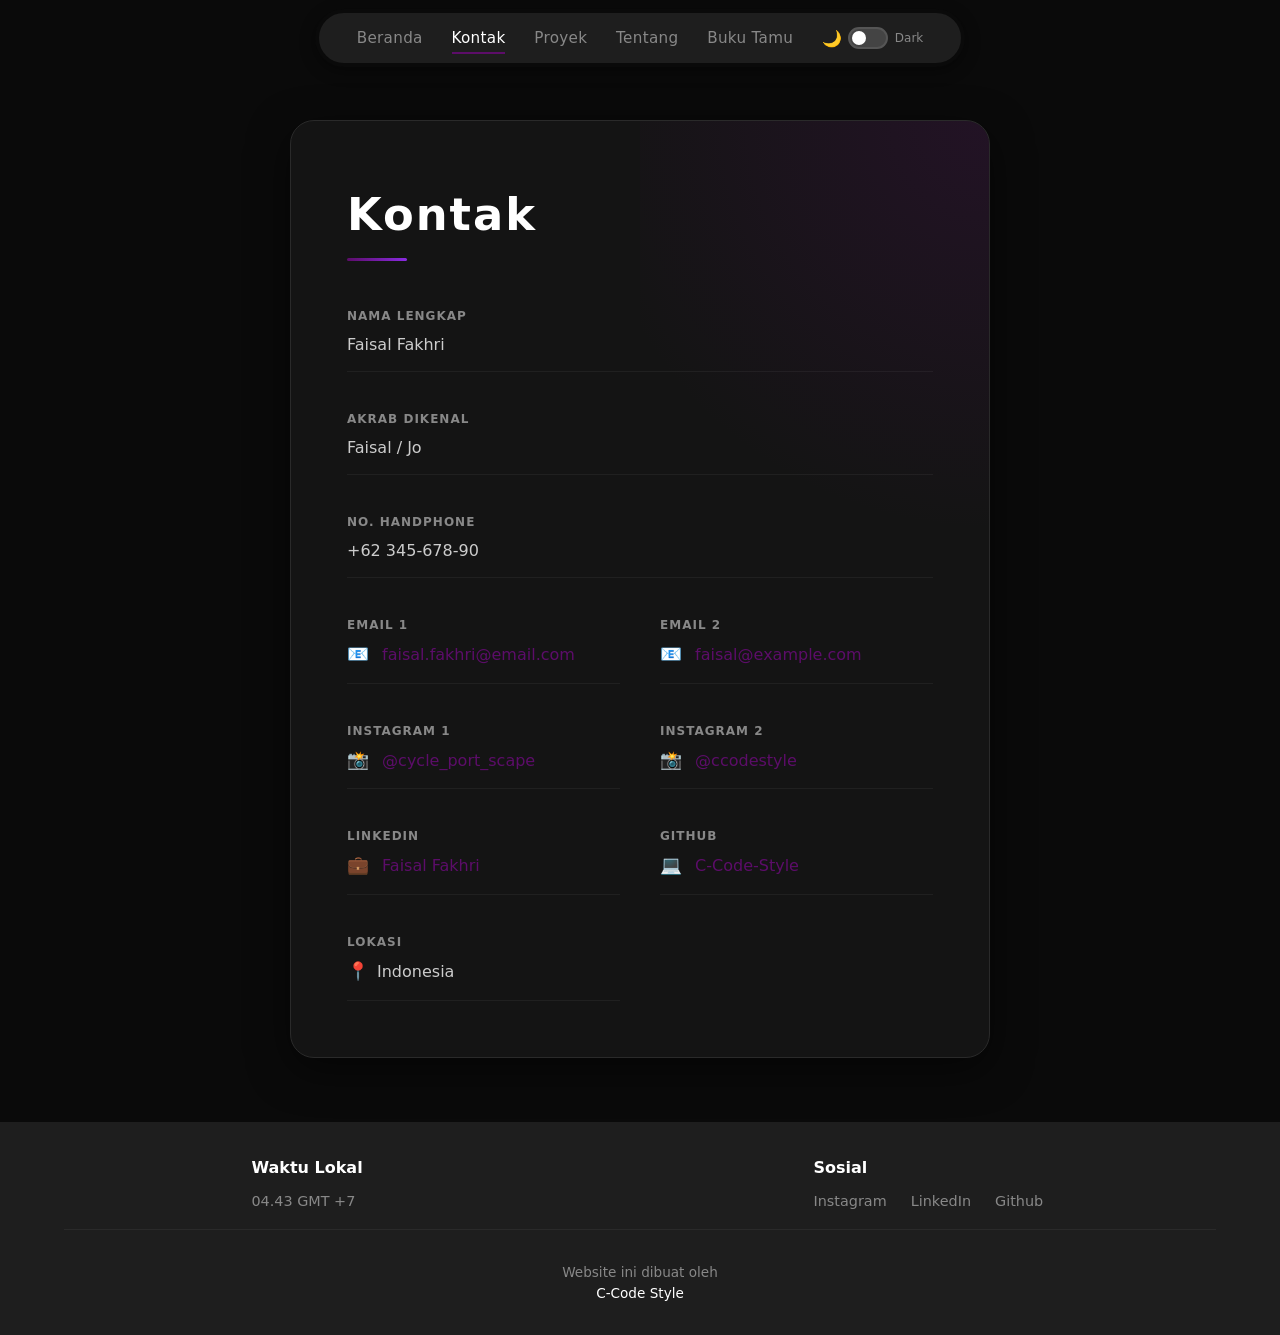
<file: kontak.html>
<!DOCTYPE html>
<html lang="id">
<head>
    <meta charset="UTF-8" />
    <meta name="viewport" 
          content="width=device-width, 
          initial-scale=1.0" />
    <title>Kontak - Jo Site</title>
    
    <link rel="stylesheet" 
          href="css/style.css" />
    <script src="javascript/script.js"></script>
</head>
<body>

    <nav class="navbar">
        <ul>
            <li><a href="index.html">Beranda</a></li>
            <li><a href="kontak.html" 
                   class="active">Kontak</a></li>
            <li><a href="Proyek.html">Proyek</a></li>
            <li><a href="tentang.html">Tentang</a></li>
            <li><a href="buku-tamu.html">Buku Tamu</a></li>
            <li>
                <div class="toggle-container">
                    <span class="toggle-icon" 
                          id="toggleIcon">🌙</span>
                    <div class="toggle-switch" 
                         id="toggleSwitch">
                        <div class="toggle-slider"></div>
                    </div>
                    <span class="toggle-label" 
                          id="toggleLabel">Dark</span>
                </div>
            </li>
        </ul>
    </nav>
    
    <section class="kontak-section">
        <div class="kontak-container">
            <h1 class="judul-kontak">Kontak</h1>
            <div class="kontak-grid">
                <div class="kontak-item full-width">
                    <span class="label">Nama Lengkap</span>
                    <span class="value">Faisal Fakhri</span>
                </div>
                <div class="kontak-item full-width">
                    <span class="label">Akrab Dikenal</span>
                    <span class="value">Faisal / Jo</span>
                </div>
                <div class="kontak-item full-width">
                    <span class="label">No. handphone</span>
                    <span class="value">+62 345-678-90</span>
                </div>
                <div class="kontak-item">
                    <span class="label">Email 1</span>
                    <span class="value">
                        <span class="icon">📧</span>
                        <a href="mailto:faisal.fakhri@email.com">faisal.fakhri@email.com</a></span>
                </div>
                <div class="kontak-item">
                    <span class="label">Email 2</span>
                    <span class="value">
                        <span class="icon">📧</span>
                        <a href="mailto:faisal@example.com">faisal@example.com</a>
                    </span>
                </div>
                <div class="kontak-item">
                    <span class="label">Instagram 1</span>
                    <span class="value"><span class="icon">📸</span>
                    <a href="https://www.instagram.com/cycle_port_scape/" 
                       target="_blank">@cycle_port_scape</a></span>
                </div>
                <div class="kontak-item">
                    <span class="label">Instagram 2</span>
                    <span class="value">
                        <span class="icon">📸</span>
                        <a href="https://www.instagram.com/ccodestyle/" 
                           target="_blank">@ccodestyle</a></span>
                </div>
                <div class="kontak-item">
                    <span class="label">LinkedIn</span>
                    <span class="value">
                        <span class="icon">💼</span>
                        <a href="https://www.linkedin.com/in/faisal-fakhri-a2776a226/" 
                           target="_blank">Faisal Fakhri</a></span>
                </div>
                <div class="kontak-item">
                    <span class="label">Github</span>
                    <span class="value">
                        <span class="icon">💻</span>
                        <a href="https://github.com/C-Code-Style" 
                           target="_blank">C-Code-Style</a></span>
                </div>
                <div class="kontak-item">
                    <span class="label">Lokasi</span>
                    <span class="value">
                        <span class="icon">📍</span>Indonesia</span>
                </div>
            </div>
        </div>
    </section>
    
    <footer>
        <div class="footer-atas">
            <div class="kiri">
                <h4>Waktu Lokal</h4>
                <p id="waktu-lokal">Loading...</p> 
            </div>
            <div class="kanan">
                <h4>Sosial</h4>
                <div class="social-links">
                    <a href="https://www.instagram.com/johanpramudya47/">Instagram</a>
                    <a href="https://www.linkedin.com/in/faisal-fakhri-a2776a226/">LinkedIn</a>
                    <a href="https://github.com/C-Code-Style">Github</a>
                </div>
            </div>
        </div>
        <div class="footer-bawah">
            <span>Website ini dibuat oleh</span>
            <span>
                <a href="https://www.instagram.com/ccodestyle/"
                   target="_blank">C-Code Style</a>
            </span>
        </div>
    </footer>
    
</body>
</html>
</file>
<file: css/style.css>
/* ===================================================================
   DESIGN TOKENS - Dark First
   =================================================================== */
:root,
[data-theme="dark"] {
  --bg: #0a0a0a;
  --surface: #141414;
  --surface-secondary: #1e1e1e;
  --surface-hover: #2a2a2a;
  --text: #ffffff;
  --text-secondary: #cccccc;
  --text-muted: #888888;
  --border: #2a2a2a;
  --border-light: #3a3a3a;
  --accent: #5c0d69;
  --accent-hover: #8a2be2;
  --accent-light: rgba(92, 13, 105, 0.2);
  --accent-glow: rgba(92, 13, 105, 0.3);
  --shadow: 0 4px 15px rgba(0, 0, 0, 0.4);
  --shadow-lg: 0 12px 40px rgba(0, 0, 0, 0.5);
  --font: "Segoe UI", Roboto, system-ui, -apple-system, sans-serif;
  --radius: 12px;
  --radius-full: 9999px;
  --ease: cubic-bezier(0.175, 0.885, 0.32, 1.275);
  --ease-fast: 0.15s var(--ease);
  --ease-normal: 0.3s var(--ease);
}

[data-theme="light"] {
  --bg: #f5f5f5;
  --surface: #e8e8e8;
  --surface-secondary: #d5d5d5;
  --surface-hover: #c8c8c8;
  --text: #222222;
  --text-secondary: #444444;
  --text-muted: #666666;
  --border: #cccccc;
  --border-light: #d5d5d5;
  --accent: #5c0d69;
  --accent-hover: #8a2be2;
  --accent-light: rgba(92, 13, 105, 0.1);
  --accent-glow: rgba(92, 13, 105, 0.15);
  --shadow: 0 4px 15px rgba(0, 0, 0, 0.08);
  --shadow-lg: 0 12px 40px rgba(0, 0, 0, 0.1);
  --font: "Segoe UI", Roboto, system-ui, -apple-system, sans-serif;
  --radius: 12px;
  --radius-full: 9999px;
  --ease: cubic-bezier(0.175, 0.885, 0.32, 1.275);
  --ease-fast: 0.15s var(--ease);
  --ease-normal: 0.3s var(--ease);
}

/* ===================================================================
   RESET & BASE
   =================================================================== */
*,
*::before,
*::after {
  margin: 0;
  padding: 0;
  box-sizing: border-box;
}

html {
  scroll-behavior: smooth;
  scroll-padding-top: 5rem;
  overflow-x: hidden;
}

body {
  font-family: var(--font);
  font-size: 1rem;
  line-height: 1.7;
  color: var(--text);
  background: var(--bg);
  transition: background var(--ease-normal), color var(--ease-normal);
  overflow-x: hidden;
  min-height: 100vh;
}

a {
  color: inherit;
  text-decoration: none;
}
img {
  display: block;
  max-width: 100%;
}
::selection {
  background: var(--accent);
  color: #fff;
}

/* ===================================================================
   NAVBAR
   =================================================================== */
.navbar {
  position: fixed;
  top: 1%;
  left: 50%;
  transform: translateX(-50%);
  width: 100%;
  max-width: 650px;
  padding: 0.7rem 1.5rem;
  background: var(--surface-secondary);
  border: 4px solid var(--bg);
  border-radius: var(--radius-full);
  box-shadow: var(--shadow);
  z-index: 1000;
  transition: all var(--ease-normal);
}

.navbar ul {
  display: flex;
  flex-wrap: wrap;
  justify-content: center;
  align-items: center;
  list-style: none;
  gap: 1rem 1.8rem;
  padding: 0;
  margin: 0;
}

.navbar ul li a {
  color: var(--text-muted);
  font-size: 0.95rem;
  font-weight: 500;
  letter-spacing: 0.3px;
  padding: 0.3rem 0;
  border-bottom: 2px solid transparent;
  transition: all var(--ease-fast);
}

.navbar ul li a:hover,
.navbar ul li a.active {
  color: var(--text);
  border-bottom-color: var(--accent);
}

/* Toggle Dark/Light */
.navbar .toggle-container {
  display: flex;
  align-items: center;
  gap: 0.4rem;
}

.navbar .toggle-label {
  color: var(--text-muted);
  font-size: 0.75rem;
  cursor: pointer;
  transition: color var(--ease-fast);
  user-select: none;
}

.navbar .toggle-label:hover {
  color: var(--text);
}

.navbar .toggle-switch {
  position: relative;
  width: 40px;
  height: 22px;
  background: #444;
  border-radius: 50px;
  cursor: pointer;
  transition: background var(--ease-fast);
  flex-shrink: 0;
  border: 2px solid #555;
}

.navbar .toggle-switch .toggle-slider {
  position: absolute;
  top: 2px;
  left: 2px;
  width: 14px;
  height: 14px;
  background: #fff;
  border-radius: 50%;
  transition: all var(--ease-fast);
}

.navbar .toggle-switch.active {
  background: var(--accent);
  border-color: var(--accent-hover);
}

.navbar .toggle-switch.active .toggle-slider {
  transform: translateX(18px);
}

.navbar .toggle-icon {
  font-size: 1rem;
  color: var(--text-muted);
  transition: color var(--ease-fast);
  cursor: pointer;
}

.navbar .toggle-icon.active {
  color: #fbbf24;
}

/* Responsive Navbar */
@media (max-width: 768px) {
  .navbar {
    max-width: 95%;
    padding: 0.5rem 1rem;
  }
  .navbar ul {
    gap: 0.6rem 1rem;
  }
  .navbar ul li a {
    font-size: 0.8rem;
  }
  .navbar .toggle-switch {
    width: 34px;
    height: 18px;
  }
  .navbar .toggle-switch .toggle-slider {
    width: 12px;
    height: 12px;
  }
  .navbar .toggle-switch.active .toggle-slider {
    transform: translateX(16px);
  }
  .navbar .toggle-label {
    font-size: 0.65rem;
  }
  .navbar .toggle-icon {
    font-size: 0.85rem;
  }
}

@media (max-width: 550px) {
  .navbar {
    padding: 0.4rem 0.7rem;
  }
  .navbar ul {
    gap: 0.4rem 0.7rem;
  }
  .navbar ul li a {
    font-size: 0.7rem;
  }
  .navbar .toggle-switch {
    width: 28px;
    height: 16px;
  }
  .navbar .toggle-switch .toggle-slider {
    width: 10px;
    height: 10px;
    top: 1px;
    left: 1px;
  }
  .navbar .toggle-switch.active .toggle-slider {
    transform: translateX(12px);
  }
  .navbar .toggle-label {
    font-size: 0.55rem;
  }
  .navbar .toggle-icon {
    font-size: 0.7rem;
  }
}

/* ===================================================================
   LANDING PAGE - HERO
   =================================================================== */
.sambutan-atas {
  width: 100%;
  min-height: 1000px;
  padding: 2rem;
  padding-top: 100px;
  background: var(--surface-secondary);
  color: var(--text);
  display: flex;
  align-items: center;
  justify-content: center;
  text-align: center;
  position: relative;
  transition: background var(--ease-normal);
}

.sambutan-atas .kiri {
  position: absolute;
  left: 0;
  top: 50%;
  transform: translateY(-50%);
  padding: 0.1rem;
  padding-left: 4rem;
  padding-right: 0.3rem;
  background: #b1b2b5;
  border-radius: 0 50px 50px 0;
  min-height: 70px;
  display: flex;
  align-items: center;
  gap: 1rem;
  color: #1e1e1e;
  box-shadow: 2px 0 10px rgba(0, 0, 0, 0.3);
  z-index: 10;
}

.sambutan-atas .kiri .teks-lokasi {
  font-size: 1rem;
  font-weight: 600;
  letter-spacing: 0.5px;
  white-space: nowrap;
  color: #1e1e1e;
  display: flex;
  flex-direction: column;
  line-height: 1.2;
}

.sambutan-atas .kiri .teks-lokasi .lokasi-negara {
  font-size: 0.9rem;
  font-weight: 400;
  color: #333;
}

.sambutan-atas .kiri .bendera-indonesia {
  width: 60px;
  height: 60px;
  border-radius: 50%;
  background: linear-gradient(to bottom, #ff0000 50%, #ffffff 50%);
  border: 5px solid #000;
  box-shadow: 0 2px 8px rgba(0, 0, 0, 0.2);
  flex-shrink: 0;
  overflow: hidden;
}

.sambutan-atas .tengah {
  position: absolute;
  left: 50%;
  top: 50%;
  transform: translate(-50%, -50%);
  display: flex;
  flex-direction: column;
  align-items: center;
  gap: 0.5rem;
  z-index: 1;
  max-width: 500px;
  pointer-events: none;
}

.sambutan-atas .tengah .frame-foto {
  width: 850px;
  height: 850px;
  border-radius: 50%;
  overflow: hidden;
  background: #2d2d2d;
  pointer-events: auto;
  transition: transform var(--ease-fast);
}

.sambutan-atas .tengah .frame-foto img {
  width: 100%;
  height: 100%;
  object-fit: cover;
}

.sambutan-atas .kanan {
  position: absolute;
  right: 10rem;
  top: 50%;
  transform: translateY(-50%);
  text-align: right;
  display: flex;
  flex-direction: column;
  align-items: flex-end;
  gap: 0.2rem;
  z-index: 10;
}

.sambutan-atas .kanan .judul-utama,
.sambutan-atas .kanan .judul-bawah {
  font-size: 2rem;
  font-weight: 700;
  letter-spacing: 4px;
  color: var(--text-muted);
}

.sambutan-atas .kanan .judul-utama a,
.sambutan-atas .kanan .judul-bawah a {
  color: var(--accent);
  transition: color var(--ease-fast);
}

.sambutan-atas .kanan .judul-utama a:hover,
.sambutan-atas .kanan .judul-bawah a:hover {
  color: var(--accent-hover);
}

.sambutan-atas .kanan .garis {
  width: 60px;
  height: 3px;
  background: linear-gradient(to right, var(--accent), var(--text));
  border: none;
  border-radius: 2px;
}

/* ===================================================================
   LANDING PAGE - BAGIAN 2
   =================================================================== */
.bagian2 {
  width: 100%;
  background: var(--bg);
  color: var(--text);
  position: relative;
  transition: background var(--ease-normal);
}

.bagian2 .dua-bagian-atas {
  position: relative;
  min-height: 300px;
  background: linear-gradient(to bottom, var(--surface-secondary) 0%, var(--bg) 100%);
  transition: background var(--ease-normal);
}

.bagian2 .dua-bagian-atas .kata-kata-kiri {
  position: absolute;
  left: 10%;
  top: 7%;
  display: flex;
  flex-direction: column;
  align-items: flex-start;
  max-width: 500px;
  font-size: 2rem;
  font-weight: 700;
  letter-spacing: 2px;
  color: var(--text);
  text-shadow: 0 2px 10px rgba(0, 0, 0, 0.5);
  text-align: left;
  line-height: 1.4;
  z-index: 2;
}

.highlight-jo {
  position: relative;
  display: inline-block;
  color: var(--text);
  z-index: 1;
}

.highlight-jo::before {
  content: "";
  position: absolute;
  top: 0;
  left: 0;
  width: 100%;
  height: 100%;
  background: var(--accent);
  z-index: -1;
  border-radius: 4px;
  opacity: 0;
  animation: blinkBackground 1.5s infinite ease-in-out;
}

@keyframes blinkBackground {
  0%,
  100% {
    opacity: 0;
    transform: scale(0.9);
  }
  50% {
    opacity: 1;
    transform: scale(1);
  }
}

.bagian2 .dua-bagian-atas .tombol-cv {
  position: absolute;
  left: 80%;
  top: 50%;
  transform: translate(-50%, -50%);
  display: flex;
  flex-direction: column;
  align-items: center;
  justify-content: center;
  width: 200px;
  height: 200px;
  border-radius: 50%;
  background: linear-gradient(135deg, var(--accent), var(--accent-hover));
  border: 4px solid var(--text);
  box-shadow: 0 0 30px var(--accent-glow), inset 0 0 30px rgba(255, 255, 255, 0.1);
  cursor: pointer;
  transition: all 0.4s var(--ease);
  text-align: center;
  padding: 1rem;
  z-index: 3;
  color: var(--text);
  font-size: 1.1rem;
  font-weight: 600;
  letter-spacing: 1px;
  text-transform: uppercase;
  line-height: 1.3;
}

.bagian2 .dua-bagian-atas .tombol-cv:hover {
  transform: translate(-50%, -50%) scale(1.05);
  box-shadow: 0 0 50px var(--accent-glow);
}

/* ===================================================================
   PORTFOLIO SECTION
   =================================================================== */
.more-work-section {
  width: 100%;
  padding: 4rem 2rem 2rem;
  background: var(--bg);
  display: flex;
  flex-direction: column;
  align-items: center;
  transition: background var(--ease-normal);
}

.more-work-section .section-title {
  color: var(--text);
  font-size: 2rem;
  font-weight: 600;
  margin-bottom: 2.5rem;
  text-align: center;
  letter-spacing: 1px;
  position: relative;
}

.more-work-section .section-title::after {
  content: '';
  position: absolute;
  bottom: -8px;
  left: 50%;
  transform: translateX(-50%);
  width: 40px;
  height: 2px;
  background: var(--accent);
  border-radius: 2px;
}

.more-work-list {
  max-width: 800px;
  width: 100%;
  display: flex;
  flex-direction: column;
  margin-bottom: 3rem;
}

.more-work-list a {
  display: block;
  color: var(--text);
}

.more-work-item {
  
  display: flex;
  justify-content: space-between;
  align-items: center;
  padding: 1.8rem 1.5rem;
  background: transparent;
  border-bottom: 1px solid var(--border);
  transition: all var(--ease-fast);
  cursor: pointer;
  position: relative;
}

.more-work-item:hover {
  background: var(--surface);
  border-bottom-color: var(--surface);
}

.more-work-item .left {
  display: flex;
  flex-direction: column;
  gap: 0.3rem;
  flex: 1;
  z-index: 1;
}

.title-link {
  font-size: 1.6rem;
  font-weight: 700;
  color: var(--text);
  display: inline-block;
  position: relative;
  letter-spacing: 0.3px;
  transition: color var(--ease-fast);
}

.title-link::after {
  content: '';
  position: absolute;
  bottom: -2px;
  left: 0;
  width: 0;
  height: 2px;
  background: #4b7bec;
  transition: width var(--ease-fast);
}

.title-link:hover {
  color: #4b7bec;
}

.title-link:hover::after {
  width: 100%;
}

.more-work-item:hover .title-link {
  color: var(--text);
}

.more-work-item:hover .title-link:hover {
  color: #4b7bec;
}

.more-work-item .title {
  font-size: 1.6rem;
  font-weight: 700;
  color: var(--text);
  letter-spacing: 0.3px;
}

.more-work-item .subtitle {
  font-size: 1rem;
  font-weight: 400;
  color: var(--text-secondary);
}

.more-work-item .right {
  display: flex;
  flex-direction: column;
  align-items: flex-end;
  gap: 0.3rem;
  flex-shrink: 0;
  z-index: 1;
  margin-left: 2rem;
}

.more-work-item .category {
  font-size: 1rem;
  font-weight: 400;
  color: var(--text-muted);
  background: transparent;
  padding: 0;
}

.more-work-item .badge {
  font-size: 0.7rem;
  font-weight: 600;
  color: #c084fc;
  background: rgba(92, 13, 105, 0.2);
  padding: 0.2rem 0.8rem;
  border-radius: 50px;
  letter-spacing: 0.5px;
  text-transform: uppercase;
  border: 1px solid rgba(92, 13, 105, 0.3);
  white-space: nowrap;
  transition: all var(--ease-fast);
}

.more-work-item:hover .badge {
  color: var(--accent);
  background: rgba(92, 13, 105, 0.1);
  border-color: rgba(92, 13, 105, 0.2);
}

.more-work-item .arrow {
  color: #555;
  font-size: 1.2rem;
  margin-left: 1rem;
  transition: all var(--ease-fast);
  flex-shrink: 0;
  z-index: 1;
}

.more-work-item:hover .arrow {
  color: var(--text);
  transform: translateX(5px);
}

.hover-preview {
  position: fixed;
  width: 320px;
  height: 200px;
  object-fit: cover;
  background: var(--surface);
  border: 1px solid var(--border);
  border-radius: var(--radius);
  box-shadow: var(--shadow-lg);
  opacity: 0;
  pointer-events: none;
  transition: opacity 0.2s ease, transform 0.2s ease;
  z-index: 9999;
  padding: 10px;
  box-sizing: border-box;
}

.more-work-item:hover .hover-preview {
  opacity: 1;
  transform: scale(1);
}

.hover-preview[src=""] {
  background: repeating-linear-gradient(45deg, #d0d0d0, #d0d0d0 10px, #e0e0e0 10px, #e0e0e0 20px);
}

.more-work-button {
  display: inline-block;
  padding: 0.8rem 2.5rem;
  background: transparent;
  color: var(--text);
  font-weight: 500;
  font-size: 1rem;
  border-radius: 50px;
  border: 2px solid var(--border);
  letter-spacing: 0.5px;
  text-transform: uppercase;
  transition: all var(--ease-fast);
  align-self: center;
}

.more-work-button:hover {
  background: var(--text);
  color: var(--bg);
  border-color: var(--text);
  transform: translateY(-2px);
  box-shadow: 0 8px 30px rgba(255, 255, 255, 0.05);
}

/* ===================================================================
   FOOTER
   =================================================================== */
footer {
  background: var(--surface-secondary);
  color: var(--text);
  padding: 2rem 4rem;
  width: 100%;
  transition: background var(--ease-normal);
}

.footer-atas {
  display: grid;
  grid-template-columns: 1fr auto;
  align-items: flex-end;
  margin-right: 15%;
  margin-bottom: 1rem;
}

.footer-atas .kiri {
  text-align: left;
  display: flex;
  flex-direction: column;
  gap: 0.5rem;
  margin-left: 25%;
}

.footer-atas .kiri h4 {
  font-size: 1rem;
  font-weight: 600;
  color: var(--text);
}

.footer-atas .kiri p {
  font-size: 0.9rem;
  color: var(--text-muted);
}

.footer-atas .kanan {
  text-align: right;
  display: flex;
  flex-direction: column;
  align-items: flex-end;
  gap: 0.5rem;
}

.footer-atas .kanan h4 {
  margin-right: auto;
  text-align: left;
  color: var(--text);
}

.footer-atas .kanan .social-links {
  display: flex;
  gap: 1.5rem;
}

.footer-atas .kanan .social-links a {
  color: var(--text-muted);
  font-size: 0.9rem;
  font-weight: 500;
  transition: color var(--ease-fast);
}

.footer-atas .kanan .social-links a:hover {
  color: var(--accent);
}

.footer-bawah {
  text-align: center;
  padding-top: 2rem;
  border-top: 1px solid var(--border);
  font-size: 0.85rem;
  color: var(--text-muted);
  line-height: 1.5;
}

.footer-bawah span {
  display: block;
}

.footer-bawah span a {
  color: var(--text);
  transition: color var(--ease-fast);
}

.footer-bawah span a:hover {
  color: var(--accent);
}

/* ===================================================================
   KONTAK PAGE
   =================================================================== */
.kontak-section {
  width: 100%;
  min-height: 80vh;
  padding: 120px 2rem 4rem;
  background: var(--bg);
  display: flex;
  flex-direction: column;
  align-items: center;
  justify-content: center;
}

.kontak-container {
  max-width: 700px;
  width: 100%;
  background: var(--surface);
  border: 1px solid var(--border);
  border-radius: 24px;
  padding: 3.5rem;
  box-shadow: var(--shadow-lg);
  position: relative;
  overflow: hidden;
}

.kontak-container::before {
  content: '';
  position: absolute;
  top: -50%;
  right: -50%;
  width: 100%;
  height: 100%;
  background: radial-gradient(circle, var(--accent-light) 0%, transparent 70%);
  pointer-events: none;
}

.kontak-container .judul-kontak {
  font-size: 2.8rem;
  font-weight: 700;
  color: var(--text);
  margin-bottom: 2.5rem;
  letter-spacing: 2px;
  position: relative;
  display: inline-block;
}

.kontak-container .judul-kontak::after {
  content: '';
  position: absolute;
  bottom: -8px;
  left: 0;
  width: 60px;
  height: 3px;
  background: linear-gradient(to right, var(--accent), var(--accent-hover));
  border-radius: 2px;
}

.kontak-container .kontak-grid {
  display: grid;
  grid-template-columns: 1fr 1fr;
  gap: 1.5rem 2.5rem;
}

.kontak-container .kontak-item {
  display: flex;
  flex-direction: column;
  gap: 0.3rem;
  padding: 0.8rem 0;
  border-bottom: 1px solid rgba(255, 255, 255, 0.05);
}

.kontak-container .kontak-item .label {
  font-size: 0.75rem;
  font-weight: 600;
  color: var(--text-muted);
  text-transform: uppercase;
  letter-spacing: 1px;
}

.kontak-container .kontak-item .value {
  font-size: 1rem;
  font-weight: 400;
  color: var(--text-secondary);
  word-break: break-all;
}

.kontak-container .kontak-item .value a {
  color: var(--accent);
  transition: color var(--ease-fast);
}

.kontak-container .kontak-item .value a:hover {
  color: var(--text);
  text-decoration: underline;
}

.kontak-container .kontak-item.full-width {
  grid-column: 1 / -1;
}

.kontak-container .kontak-item .value .icon {
  margin-right: 0.5rem;
  font-size: 1.1rem;
}

/* ===================================================================
   TENTANG PAGE
   =================================================================== */
.tentang-section {
  width: 100%;
  min-height: 80vh;
  padding: 120px 2rem 4rem;
  background: var(--bg);
  display: flex;
  flex-direction: column;
  align-items: center;
  justify-content: center;
}

.tentang-container {
  max-width: 1000px;
  width: 100%;
  background: var(--surface);
  border: 1px solid var(--border);
  border-radius: 24px;
  padding: 3rem 3.5rem;
  box-shadow: var(--shadow-lg);
  display: flex;
  gap: 3rem;
  align-items: flex-start;
  position: relative;
  overflow: visible;
}

.tentang-container::before {
  content: '';
  position: absolute;
  top: -50%;
  right: -50%;
  width: 100%;
  height: 100%;
  background: radial-gradient(circle, var(--accent-light) 0%, transparent 70%);
  pointer-events: none;
}

.tentang-container .foto-side {
  flex: 0 0 280px;
  display: flex;
  flex-direction: column;
  align-items: center;
  gap: 1rem;
  position: relative;
  z-index: 1;
  max-width: 100%;
}

.tentang-container .foto-profil {
  width: 280px;
  height: 280px;
  border-radius: 50%;
  overflow: hidden;
  border: 4px solid var(--accent);
  box-shadow: 0 0 30px var(--accent-glow);
  transition: all 0.4s ease;
  flex-shrink: 0;
  max-width: 100%;
}

.tentang-container .foto-profil:hover {
  transform: scale(1.03);
  box-shadow: 0 0 50px var(--accent-glow);
}

.tentang-container .foto-profil img {
  width: 100%;
  height: 100%;
  object-fit: cover;
  object-position: center 0%;
  display: block;
}

.tentang-container .foto-side .nama-profil {
  font-size: 1.3rem;
  font-weight: 600;
  color: var(--text);
  text-align: center;
  letter-spacing: 1px;
  margin-top: 0.5rem;
  word-wrap: break-word;
  max-width: 100%;
}

.tentang-container .foto-side .role-profil {
  font-size: 0.9rem;
  color: var(--accent-hover);
  text-align: center;
  margin-top: -0.3rem;
  word-wrap: break-word;
  max-width: 100%;
}

.tentang-container .foto-side .btn-cv-wrapper {
  position: relative;
  display: inline-block;
  margin-top: 0.5rem;
  width: 100%;
  max-width: 200px;
  z-index: 50;
}

.tentang-container .foto-side .btn-cv {
  display: block;
  width: 100%;
  padding: 0.7rem 1.8rem;
  background: linear-gradient(135deg, var(--accent), var(--accent-hover));
  color: var(--text);
  font-size: 0.9rem;
  font-weight: 600;
  border-radius: 50px;
  border: 2px solid rgba(255, 255, 255, 0.1);
  transition: all 0.3s var(--ease);
  letter-spacing: 0.5px;
  cursor: pointer;
  text-align: center;
  font-family: inherit;
  white-space: nowrap;
}

.tentang-container .foto-side .btn-cv:hover {
  transform: translateY(-3px) scale(1.03);
  box-shadow: 0 10px 40px var(--accent-glow);
  border-color: rgba(255, 255, 255, 0.3);
}

.tentang-container .foto-side .cv-dropdown {
  position: absolute;
  top: calc(100% + 8px);
  left: 0;
  right: 0;
  background: var(--surface-secondary);
  border-radius: var(--radius);
  border: 1px solid var(--border);
  box-shadow: var(--shadow-lg);
  overflow: hidden;
  opacity: 0;
  visibility: hidden;
  transform: translateY(-10px) scale(0.95);
  transition: all 0.3s var(--ease);
  z-index: 100;
  min-width: 100%;
}

.tentang-container .foto-side .cv-dropdown.show {
  opacity: 1;
  visibility: visible;
  transform: translateY(0) scale(1);
}

.tentang-container .foto-side .cv-option {
  display: flex;
  align-items: center;
  gap: 0.8rem;
  padding: 0.7rem 1.2rem;
  color: var(--text-secondary);
  font-size: 0.85rem;
  font-weight: 500;
  transition: all var(--ease-fast);
  border-bottom: 1px solid rgba(255, 255, 255, 0.03);
  white-space: nowrap;
}

.tentang-container .foto-side .cv-option:last-child {
  border-bottom: none;
}

.tentang-container .foto-side .cv-option:hover {
  background: var(--accent-light);
  color: var(--text);
}

.tentang-container .foto-side .cv-option .cv-icon {
  font-size: 1.1rem;
  flex-shrink: 0;
}

.tentang-container .teks-side {
  flex: 1;
  display: flex;
  flex-direction: column;
  gap: 1.5rem;
  position: relative;
  z-index: 1;
  min-width: 0;
  max-width: 100%;
  overflow-wrap: break-word;
}

.tentang-container .teks-side .judul-tentang {
  font-size: 2.8rem;
  font-weight: 700;
  color: var(--text);
  letter-spacing: 2px;
  position: relative;
  display: inline-block;
  margin-bottom: 0.5rem;
  word-wrap: break-word;
  max-width: 100%;
}

.tentang-container .teks-side .judul-tentang::after {
  content: '';
  position: absolute;
  bottom: -8px;
  left: 0;
  width: 60px;
  height: 3px;
  background: linear-gradient(to right, var(--accent), var(--accent-hover));
  border-radius: 2px;
}

.tentang-container .teks-side .sub-judul {
  font-size: 1.2rem;
  font-weight: 600;
  color: var(--accent-hover);
  letter-spacing: 1px;
  margin-top: 0.5rem;
  word-wrap: break-word;
  max-width: 100%;
}

.tentang-container .teks-side .teks-tentang {
  font-size: 1rem;
  font-weight: 400;
  color: var(--text-secondary);
  line-height: 1.8;
  word-wrap: break-word;
  max-width: 100%;
}

.tentang-container .teks-side .highlight-text {
  color: var(--accent-hover);
  font-weight: 500;
}

.tentang-container .teks-side .teks-tentang-website {
  font-size: 1rem;
  font-weight: 400;
  color: var(--text-secondary);
  line-height: 1.8;
  margin-top: 0.5rem;
  padding-top: 1.5rem;
  border-top: 1px solid var(--border);
  word-wrap: break-word;
  max-width: 100%;
}

.tentang-container .teks-side .teks-tentang-website strong {
  color: var(--accent-hover);
  font-size: 1.05rem;
}

/* ===================================================================
   LIGHTBOX
   =================================================================== */
.lightbox-overlay {
  position: fixed;
  top: 0;
  left: 0;
  width: 100%;
  height: 100%;
  background: rgba(0, 0, 0, 0.85);
  backdrop-filter: blur(8px);
  z-index: 9999;
  display: flex;
  align-items: center;
  justify-content: center;
  opacity: 0;
  visibility: hidden;
  transition: all 0.4s var(--ease);
  overflow: hidden;
}

.lightbox-overlay.show {
  opacity: 1;
  visibility: visible;
}

.lightbox-overlay .lightbox-content {
  position: relative;
  max-width: 90%;
  max-height: 90vh;
  transform: scale(0.9) translateY(20px);
  transition: all 0.4s var(--ease);
  overflow: hidden;
}

.lightbox-overlay.show .lightbox-content {
  transform: scale(1) translateY(0);
}

.lightbox-overlay .lightbox-close {
  position: absolute;
  top: -50px;
  right: -10px;
  background: none;
  border: none;
  color: var(--text);
  font-size: 3rem;
  cursor: pointer;
  transition: all var(--ease-fast);
  z-index: 10;
  line-height: 1;
  text-shadow: 0 2px 10px rgba(0, 0, 0, 0.5);
}

.lightbox-overlay .lightbox-close:hover {
  color: var(--accent-hover);
  transform: rotate(90deg);
}

.lightbox-overlay .cv-image {
  max-width: 100%;
  max-height: 85vh;
  width: auto;
  height: auto;
  object-fit: contain;
  border-radius: var(--radius);
  box-shadow: var(--shadow-lg);
  border: 2px solid rgba(255, 255, 255, 0.1);
  display: block;
}

/* ===================================================================
   LIGHT MODE OVERRIDES
   =================================================================== */
[data-theme="light"] .sambutan-atas {
  background: #e8e8e8;
}

[data-theme="light"] .sambutan-atas .kanan .judul-utama,
[data-theme="light"] .sambutan-atas .kanan .judul-bawah {
  color: #555;
}

[data-theme="light"] .sambutan-atas .kanan .garis {
  background: linear-gradient(to right, #5c0d69, #888);
}

[data-theme="light"] .bagian2 .dua-bagian-atas {
  background: linear-gradient(to bottom, #e8e8e8 0%, #d5d5d5 100%);
}

[data-theme="light"] .bagian2 .dua-bagian-atas .kata-kata-kiri {
  color: #222;
}

[data-theme="light"] .highlight-jo {
  color: #222;
}

[data-theme="light"] .more-work-section {
  background: #f0f0f0;
}

[data-theme="light"] .more-work-section .section-title {
  color: #222;
}

[data-theme="light"] .more-work-section .section-title::after {
  background: #5c0d69;
}

[data-theme="light"] .more-work-item {
  border-bottom-color: #d0d0d0;
}

[data-theme="light"] .more-work-item .title,
[data-theme="light"] .more-work-item .title-link {
  color: #222;
}

[data-theme="light"] .more-work-item .subtitle {
  color: #666;
}

[data-theme="light"] .more-work-item .category {
  color: #555;
}

[data-theme="light"] .more-work-item .badge {
  color: #5c0d69;
  background: rgba(92, 13, 105, 0.1);
  border-color: rgba(92, 13, 105, 0.2);
}

[data-theme="light"] .more-work-item .arrow {
  color: #888;
}

[data-theme="light"] .more-work-item:hover {
  background: #fff;
}

[data-theme="light"] .more-work-item:hover .title,
[data-theme="light"] .more-work-item:hover .title-link {
  color: #000;
}

[data-theme="light"] .more-work-button {
  color: #222;
  border-color: #aaa;
}

[data-theme="light"] .more-work-button:hover {
  background: #222;
  color: #fff;
}

[data-theme="light"] .kontak-container {
  background: linear-gradient(145deg, #e8e8e8, #bdbbbb);
  border-color: #ccc;
}

[data-theme="light"] .kontak-container .judul-kontak {
  color: #222;
}

[data-theme="light"] .kontak-container .kontak-item .label {
  color: #666;
}

[data-theme="light"] .kontak-container .kontak-item .value {
  color: #333;
}

[data-theme="light"] .kontak-container .kontak-item .value a {
  color: #5c0d69;
}

[data-theme="light"] .tentang-container {
  background: linear-gradient(145deg, #e8e8e8, #d5d5d5);
  border-color: #ccc;
}

[data-theme="light"] .tentang-container .judul-tentang {
  color: #222;
}

[data-theme="light"] .tentang-container .teks-tentang,
[data-theme="light"] .tentang-container .teks-tentang-website {
  color: #444;
}

[data-theme="light"] .tentang-container .foto-side .nama-profil {
  color: #222;
}

[data-theme="light"] .tentang-container .foto-side .role-profil {
  color: #5c0d69;
}

[data-theme="light"] footer {
  background: #d5d5d5;
}

[data-theme="light"] footer .footer-atas .kiri h4,
[data-theme="light"] footer .footer-atas .kanan h4 {
  color: #222;
}

[data-theme="light"] footer .footer-atas .kiri p {
  color: #666;
}

[data-theme="light"] footer .footer-atas .kanan .social-links a {
  color: #555;
}

[data-theme="light"] footer .footer-atas .kanan .social-links a:hover {
  color: #5c0d69;
}

[data-theme="light"] footer .footer-bawah {
  color: #666;
  border-top-color: #bbb;
}

[data-theme="light"] footer .footer-bawah span a {
  color: #222;
}

[data-theme="light"] footer .footer-bawah span a:hover {
  color: #5c0d69;
}

[data-theme="light"] .lightbox-overlay {
  background: rgba(255, 255, 255, 0.85);
}

[data-theme="light"] .lightbox-overlay .lightbox-close {
  color: #222;
}

[data-theme="light"] .lightbox-overlay .lightbox-close:hover {
  color: #5c0d69;
}

[data-theme="light"] .lightbox-overlay .cv-image {
  border-color: rgba(0, 0, 0, 0.1);
  box-shadow: 0 20px 60px rgba(0, 0, 0, 0.15);
}

/* ===================================================================
   RESPONSIVE - FOOTER
   =================================================================== */
@media (max-width: 768px) {
  footer {
    padding: 2rem;
  }
  .footer-atas {
    grid-template-columns: 1fr;
    gap: 2rem;
    margin-right: 0;
  }
  .footer-atas .kiri {
    margin-left: 0;
  }
  .footer-atas .kanan {
    align-items: flex-start;
    text-align: left;
  }
  .footer-atas .kanan h4 {
    margin-right: 0;
  }
  .footer-atas .kanan .social-links {
    flex-wrap: wrap;
    gap: 1rem;
  }
}

@media (max-width: 480px) {
  footer {
    padding: 1.5rem 1rem;
  }
  .footer-atas .kiri h4 {
    font-size: 0.9rem;
  }
  .footer-atas .kiri p {
    font-size: 0.8rem;
  }
  .footer-atas .kanan .social-links a {
    font-size: 0.8rem;
  }
  .footer-bawah {
    font-size: 0.75rem;
  }
}

/* ===================================================================
   RESPONSIVE - KONTAK
   =================================================================== */
@media (max-width: 768px) {
  .kontak-section {
    padding: 100px 1.5rem 3rem;
  }
  .kontak-container {
    padding: 2rem;
  }
  .kontak-container .judul-kontak {
    font-size: 2.2rem;
  }
  .kontak-container .kontak-grid {
    grid-template-columns: 1fr;
    gap: 0.5rem;
  }
  .kontak-container .kontak-item {
    padding: 0.6rem 0;
  }
  .kontak-container .kontak-item .value {
    font-size: 0.9rem;
  }
}

@media (max-width: 480px) {
  .kontak-section {
    padding: 90px 1rem 2rem;
  }
  .kontak-container {
    padding: 1.5rem 1rem;
  }
  .kontak-container .judul-kontak {
    font-size: 1.8rem;
    margin-bottom: 1.5rem;
  }
  .kontak-container .judul-kontak::after {
    width: 40px;
    height: 2px;
  }
  .kontak-container .kontak-item .label {
    font-size: 0.65rem;
  }
  .kontak-container .kontak-item .value {
    font-size: 0.8rem;
  }
}

/* ===================================================================
   RESPONSIVE - TENTANG
   =================================================================== */
@media (max-width: 900px) {
  .tentang-container {
    flex-direction: column;
    align-items: center;
    padding: 2rem;
    gap: 2rem;
  }
  .tentang-container .foto-side {
    flex: 0 0 auto;
    max-width: 280px;
  }
  .tentang-container .foto-profil {
    width: 200px;
    height: 200px;
  }
  .tentang-container .foto-side .btn-cv-wrapper {
    max-width: 180px;
  }
  .tentang-container .teks-side .judul-tentang {
    font-size: 2.2rem;
  }
  .lightbox-overlay .lightbox-close {
    top: -45px;
    font-size: 2.5rem;
  }
}

@media (max-width: 768px) {
  .tentang-section {
    padding: 100px 1.5rem 3rem;
  }
  .tentang-container {
    padding: 1.5rem;
    gap: 1.5rem;
  }
  .tentang-container .foto-profil {
    width: 160px;
    height: 160px;
  }
  .tentang-container .foto-profil img {
    object-position: center 55%;
  }
  .tentang-container .foto-side .nama-profil {
    font-size: 1.1rem;
  }
  .tentang-container .foto-side .role-profil {
    font-size: 0.8rem;
  }
  .tentang-container .foto-side .btn-cv-wrapper {
    max-width: 160px;
  }
  .tentang-container .foto-side .btn-cv {
    padding: 0.6rem 1.5rem;
    font-size: 0.8rem;
  }
  .tentang-container .teks-side .judul-tentang {
    font-size: 1.8rem;
  }
  .tentang-container .teks-side .teks-tentang,
  .tentang-container .teks-side .teks-tentang-website {
    font-size: 0.9rem;
  }
  .lightbox-overlay .lightbox-close {
    top: -40px;
    font-size: 2rem;
  }
  .lightbox-overlay .lightbox-content {
    max-width: 95%;
  }
}

@media (max-width: 480px) {
  .tentang-section {
    padding: 90px 1rem 2rem;
  }
  .tentang-container {
    padding: 1rem;
    gap: 1rem;
  }
  .tentang-container .foto-side {
    max-width: 200px;
  }
  .tentang-container .foto-profil {
    width: 130px;
    height: 130px;
    border-width: 3px;
  }
  .tentang-container .foto-profil img {
    object-position: center 50%;
  }
  .tentang-container .foto-side .nama-profil {
    font-size: 1rem;
  }
  .tentang-container .foto-side .role-profil {
    font-size: 0.75rem;
  }
  .tentang-container .foto-side .btn-cv-wrapper {
    max-width: 140px;
  }
  .tentang-container .foto-side .btn-cv {
    padding: 0.5rem 1.2rem;
    font-size: 0.75rem;
  }
  .tentang-container .foto-side .cv-option {
    padding: 0.5rem 0.8rem;
    font-size: 0.75rem;
  }
  .tentang-container .teks-side .judul-tentang {
    font-size: 1.5rem;
  }
  .tentang-container .teks-side .judul-tentang::after {
    width: 40px;
    height: 2px;
  }
  .tentang-container .teks-side .teks-tentang,
  .tentang-container .teks-side .teks-tentang-website {
    font-size: 0.85rem;
  }
  .tentang-container .teks-side .teks-tentang-website {
    padding-top: 1rem;
  }
  .lightbox-overlay .lightbox-close {
    top: -35px;
    font-size: 1.8rem;
  }
  .lightbox-overlay .lightbox-content {
    max-width: 98%;
  }
}

/* ===================================================================
   RESPONSIVE - PORTFOLIO
   =================================================================== */
@media (max-width: 768px) {
  .more-work-section {
    padding: 3rem 1.5rem 1.5rem;
  }
  .more-work-section .section-title {
    font-size: 1.6rem;
  }
  .more-work-list {
    margin-bottom: 2rem;
  }
  .more-work-item {
    flex-direction: column;
    align-items: flex-start;
    gap: 0.5rem;
    padding: 1.2rem 1rem;
  }
  .more-work-item .right {
    align-items: flex-start;
    width: 100%;
    margin-left: 0;
    flex-direction: row;
    flex-wrap: wrap;
    gap: 0.5rem;
  }
  .title-link,
  .more-work-item .title {
    font-size: 1.3rem;
  }
  .more-work-item .subtitle {
    font-size: 0.9rem;
  }
  .more-work-item .category {
    font-size: 0.9rem;
  }
  .more-work-item .badge {
    font-size: 0.6rem;
  }
  .more-work-item .arrow {
    display: none;
  }
  .more-work-button {
    padding: 0.6rem 2rem;
    font-size: 0.85rem;
  }
  .hover-preview {
    width: 250px;
    height: 160px;
  }
}

@media (max-width: 480px) {
  .more-work-section {
    padding: 2rem 1rem 1rem;
  }
  .more-work-section .section-title {
    font-size: 1.4rem;
  }
  .more-work-list {
    margin-bottom: 1.5rem;
  }
  .more-work-item {
    padding: 0.8rem 0.6rem;
  }
  .title-link,
  .more-work-item .title {
    font-size: 1.1rem;
  }
  .more-work-item .subtitle {
    font-size: 0.8rem;
  }
  .more-work-item .category {
    font-size: 0.8rem;
  }
  .hover-preview {
    width: 200px;
    height: 130px;
  }
}
</file>
